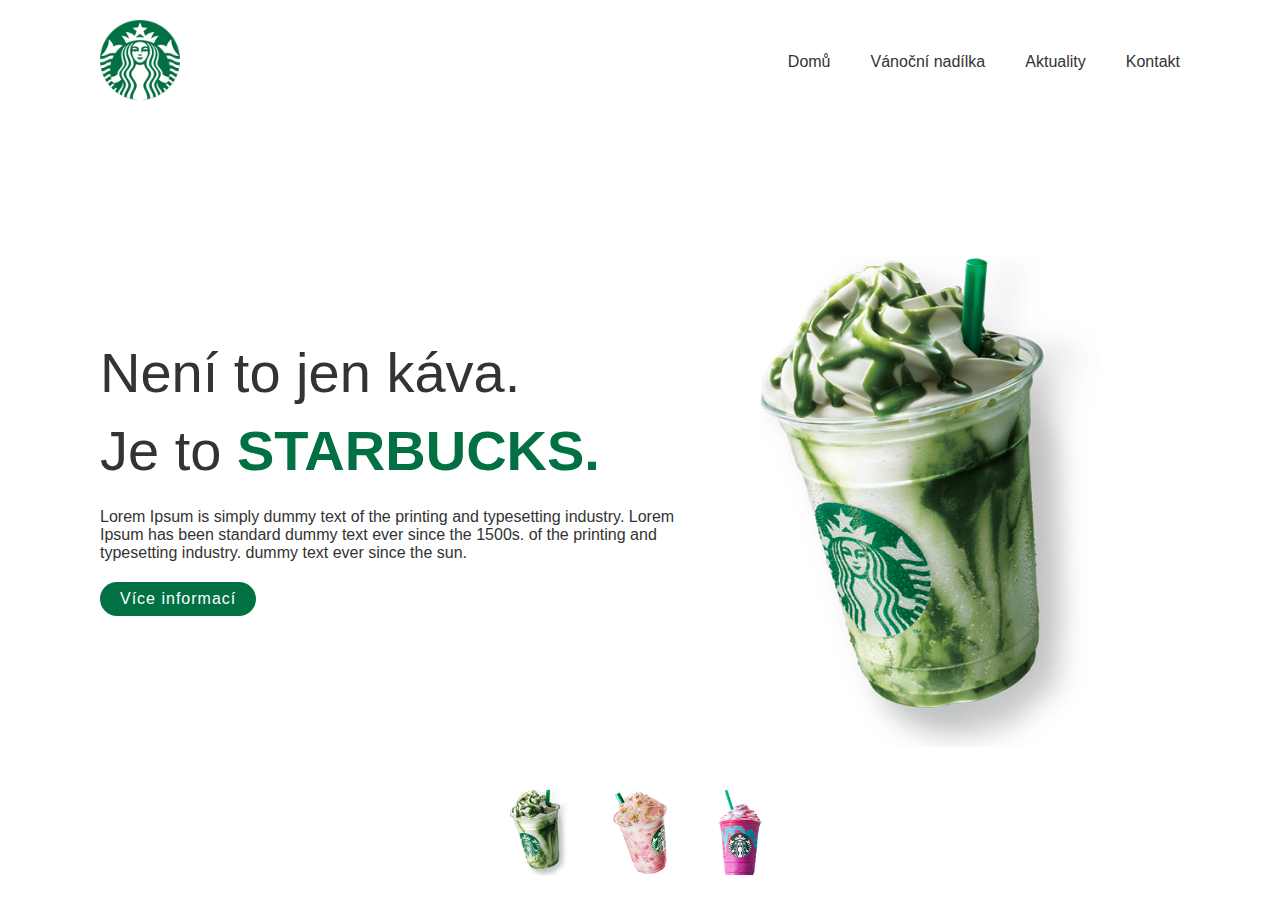
<file: index.html>
<!DOCTYPE html>
<html lang="cs">
<head>
    <meta charset="UTF-8">
    <title>Starbucks - domů</title>
    <link rel="icon" type="imgs/logo.png" href="imgs/logo.png">
    <script src="scripts.js"></script>
    <link rel="stylesheet" href="styles.css">
</head>
<body>

<section>
    <header>
        <a href="index.html"><img src="imgs/logo.png" class="logo"></a>
        <ul>
            <li><a href="index.html">Domů</a></li>
            <li><a href="vanocni-nadilka.html">Vánoční nadílka</a></li>
            <li><a href="aktuality.html">Aktuality</a></li>
            <li><a href="kontakty.html">Kontakt</a></li>
        </ul>
    </header>
    <div class="content">
        <div class="textBox">
            <h2>Není to jen káva.<br>Je to <span>STARBUCKS.</span></h2><br>
            <p>Lorem Ipsum is simply dummy text of the printing and typesetting industry.
                Lorem Ipsum has been standard dummy text ever since the 1500s.
                of the printing and typesetting industry.
                dummy text ever since the sun.</p>
            <div class="tlacitko"><a href="#">Více informací</a></div>
        </div>
        <div class="imgBox">
            <img src="imgs/img1.png" class="starBucks">
        </div>
    </div>

    <ul class="thumb">
        <li><img src="imgs/thumb1.png" onclick="imgSlider('imgs/img1.png')"></li>
        <li><img src="imgs/thumb2.png" onclick="imgSlider('imgs/img2.png')"></li>
        <li><img src="imgs/thumb3.png" onclick="imgSlider('imgs/img3.png')"></li>
    </ul>
</section>
</body>
</html>
</file>
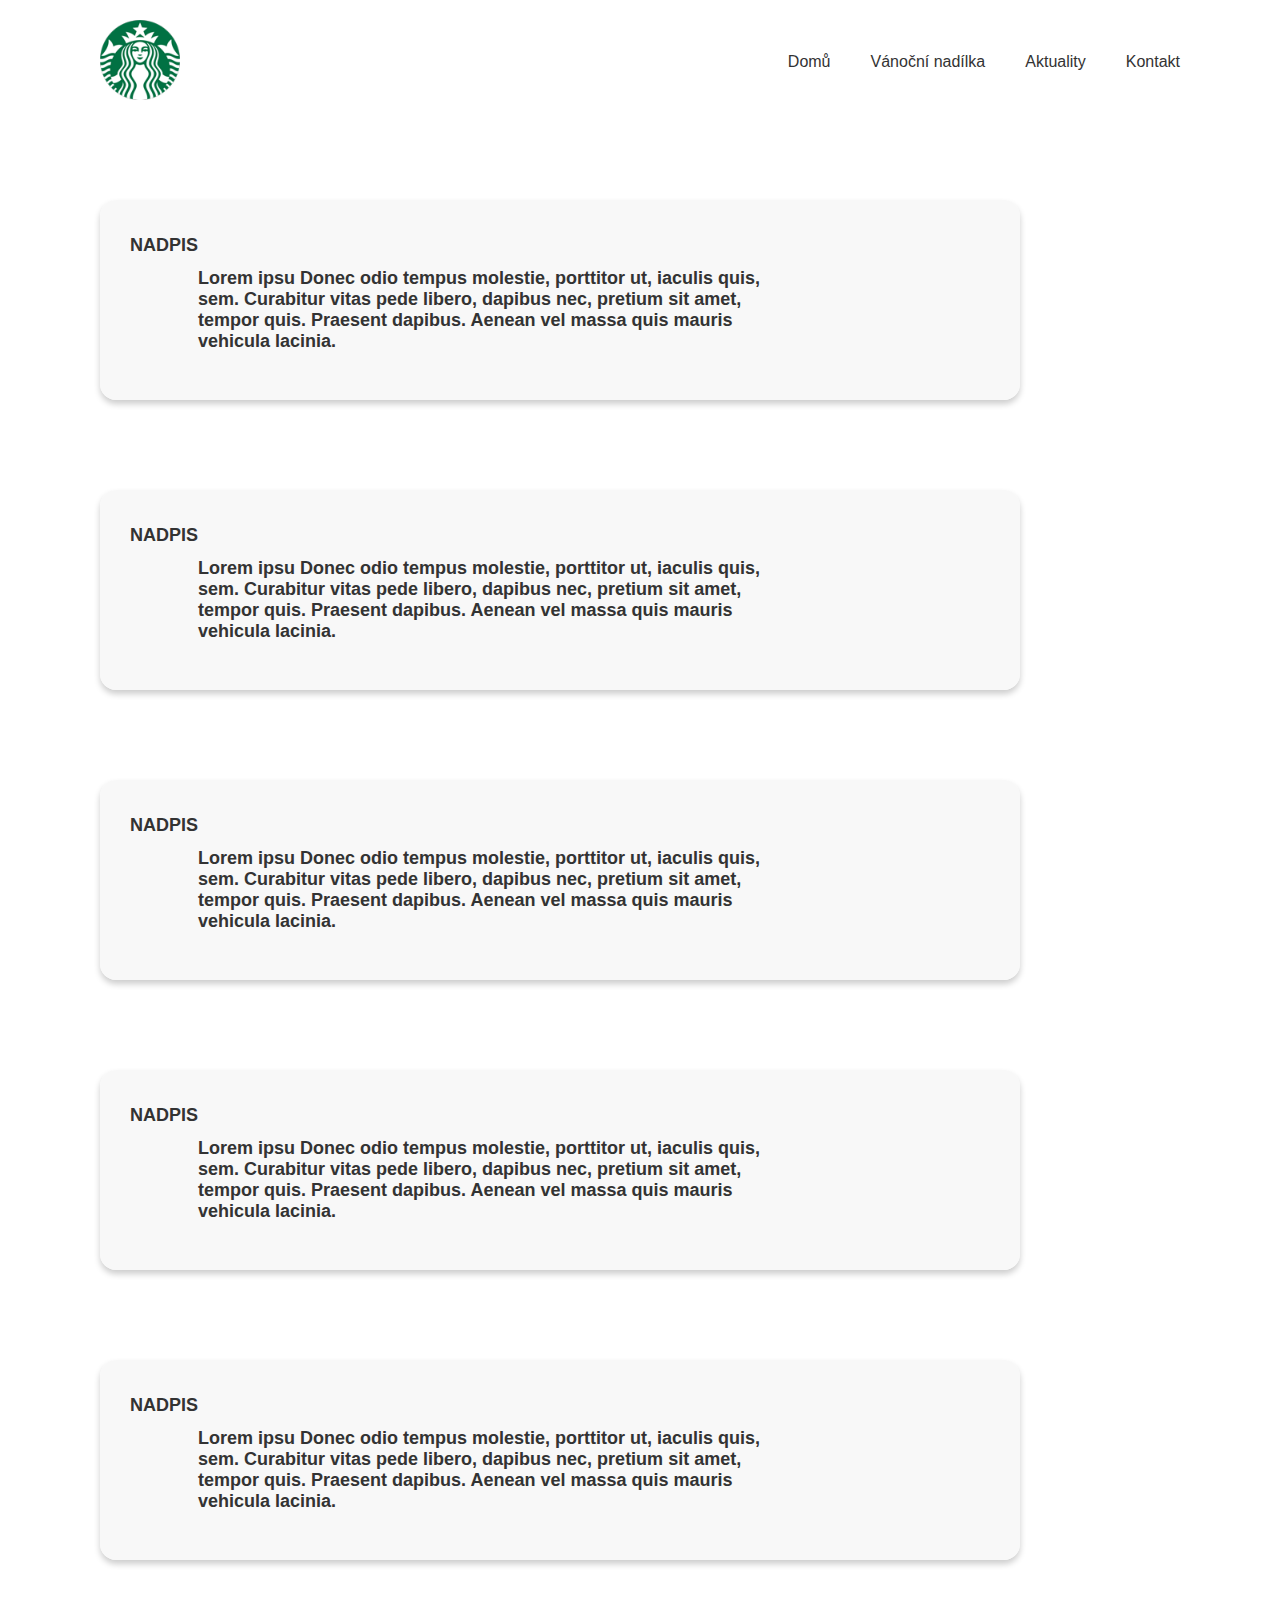
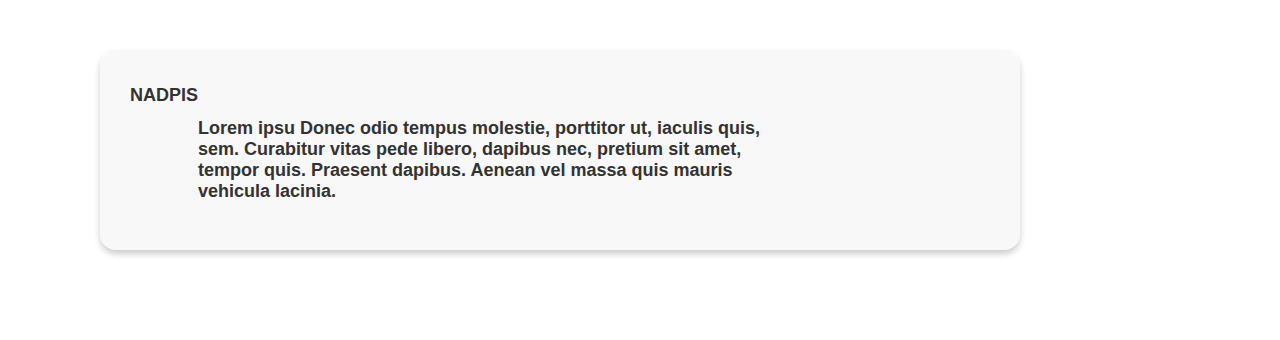
<file: aktuality.html>
<!DOCTYPE html>
<html lang="cs">
<head>
    <meta charset="UTF-8">
    <title>Starbucks - aktuality</title>
    <link rel="icon" type="imgs/logo.png" href="imgs/logo.png">
    <script src="scripts.js"></script>
    <link rel="stylesheet" href="styles.css">
</head>
<body>
<header>
    <a href="index.html"><img src="imgs/logo.png" class="logo"></a>
    <ul>
        <li><a href="index.html">Domů</a></li>
        <li><a href="vanocni-nadilka.html">Vánoční nadílka</a></li>
        <li><a href="aktuality.html">Aktuality</a></li>
        <li><a href="kontakty.html">Kontakt</a></li>
    </ul>
</header>
<section>
    <div class="zarovnani">
        <div class="sectionAktuality">
            <h4>NADPIS</h4>
            <p>Lorem ipsu Donec odio tempus molestie, porttitor ut, iaculis quis, sem.
                Curabitur vitas pede libero, dapibus nec, pretium sit amet, tempor quis.
                Praesent dapibus. Aenean vel massa quis mauris vehicula lacinia.</p>
        </div>

        <div class="sectionAktuality">
            <h4>NADPIS</h4>
            <p>Lorem ipsu Donec odio tempus molestie, porttitor ut, iaculis quis, sem.
                Curabitur vitas pede libero, dapibus nec, pretium sit amet, tempor quis.
                Praesent dapibus. Aenean vel massa quis mauris vehicula lacinia.</p>
        </div>


        <div class="sectionAktuality">
            <h4>NADPIS</h4>
            <p>Lorem ipsu Donec odio tempus molestie, porttitor ut, iaculis quis, sem.
                Curabitur vitas pede libero, dapibus nec, pretium sit amet, tempor quis.
                Praesent dapibus. Aenean vel massa quis mauris vehicula lacinia.</p>
        </div>


        <div class="sectionAktuality">
            <h4>NADPIS</h4>
            <p>Lorem ipsu Donec odio tempus molestie, porttitor ut, iaculis quis, sem.
                Curabitur vitas pede libero, dapibus nec, pretium sit amet, tempor quis.
                Praesent dapibus. Aenean vel massa quis mauris vehicula lacinia.</p>
        </div>


        <div class="sectionAktuality">
            <h4>NADPIS</h4>
            <p>Lorem ipsu Donec odio tempus molestie, porttitor ut, iaculis quis, sem.
                Curabitur vitas pede libero, dapibus nec, pretium sit amet, tempor quis.
                Praesent dapibus. Aenean vel massa quis mauris vehicula lacinia.</p>
        </div>


        <div class="sectionAktuality">
            <h4>NADPIS</h4>
            <p>Lorem ipsu Donec odio tempus molestie, porttitor ut, iaculis quis, sem.
                Curabitur vitas pede libero, dapibus nec, pretium sit amet, tempor quis.
                Praesent dapibus. Aenean vel massa quis mauris vehicula lacinia.</p>
        </div>
    </div>
</section>
</body>
</html>
</file>
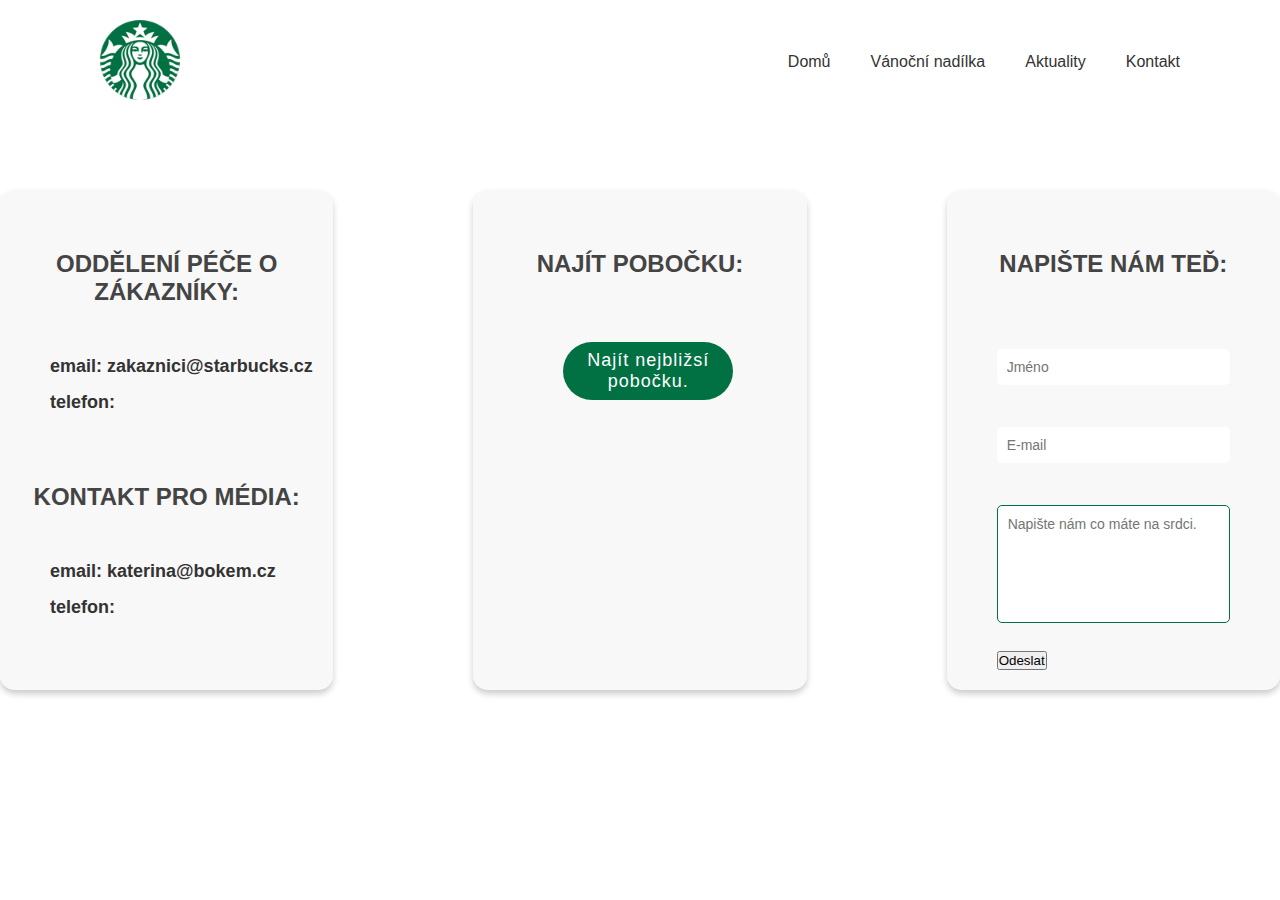
<file: kontakty.html>
<!DOCTYPE html>
<html lang="cs">
<head>
    <meta charset="UTF-8">
    <title>Starbucks - kontakty</title>
    <link rel="icon" type="imgs/logo.png" href="imgs/logo.png">
    <script src="scripts.js"></script>
    <link rel="stylesheet" href="styles.css">
</head>
<body>
<header>
    <a href="index.html"><img src="imgs/logo.png" class="logo"></a>
    <ul>
        <li><a href="index.html">Domů</a></li>
        <li><a href="vanocni-nadilka.html">Vánoční nadílka</a></li>
        <li><a href="aktuality.html">Aktuality</a></li>
        <li><a href="kontakty.html">Kontakt</a></li>
    </ul>
</header>
<div class="kontakty">
    <div class="sectionKontakty">
        <div class="kontakt">
            <h3>ODDĚLENÍ PÉČE O ZÁKAZNÍKY:</h3>
            <p>email: zakaznici@starbucks.cz</p>
            <p>telefon:</p>

            <h3 style="margin-top: 70px">KONTAKT PRO MÉDIA:</h3>
            <p>email: katerina@bokem.cz </p>
            <p>telefon: </p>
        </div>

        <div class="kontakt">
            <h3>NAJÍT POBOČKU:</h3>
            <a href="https://www.starbucks.cz/cz/store-locator?types=starbucks">Najít nejbližsí pobočku.</a>

        </div>
        <div class="kontakt">

            <h3>NAPIŠTE NÁM TEĎ:</h3>
            <form action="#" method="POST" class="contact-form">
                <form action="#" method="POST" class="contact-form-background">
                    <label for="name" class="label">Jméno:</label><br>
                    <input type="text" id="name" name="name" required placeholder="Jméno" class="input-field"><br><br>

                    <label for="email" class="label">E-mail:</label><br>
                    <input type="email" id="email" name="email" required placeholder="E-mail" class="input-field"><br><br>

                    <label for="query" class="label">Dotaz:</label><br>
                    <textarea id="query" name="query" rows="6" placeholder="Napište nám co máte na srdci." class="textarea-field" required></textarea><br><br>

                    <input type="submit" value="Odeslat" class="submit-button">
                </form>
            </form>



        </div>
    </div>
</div>
</div>
</body>
</html>
</file>
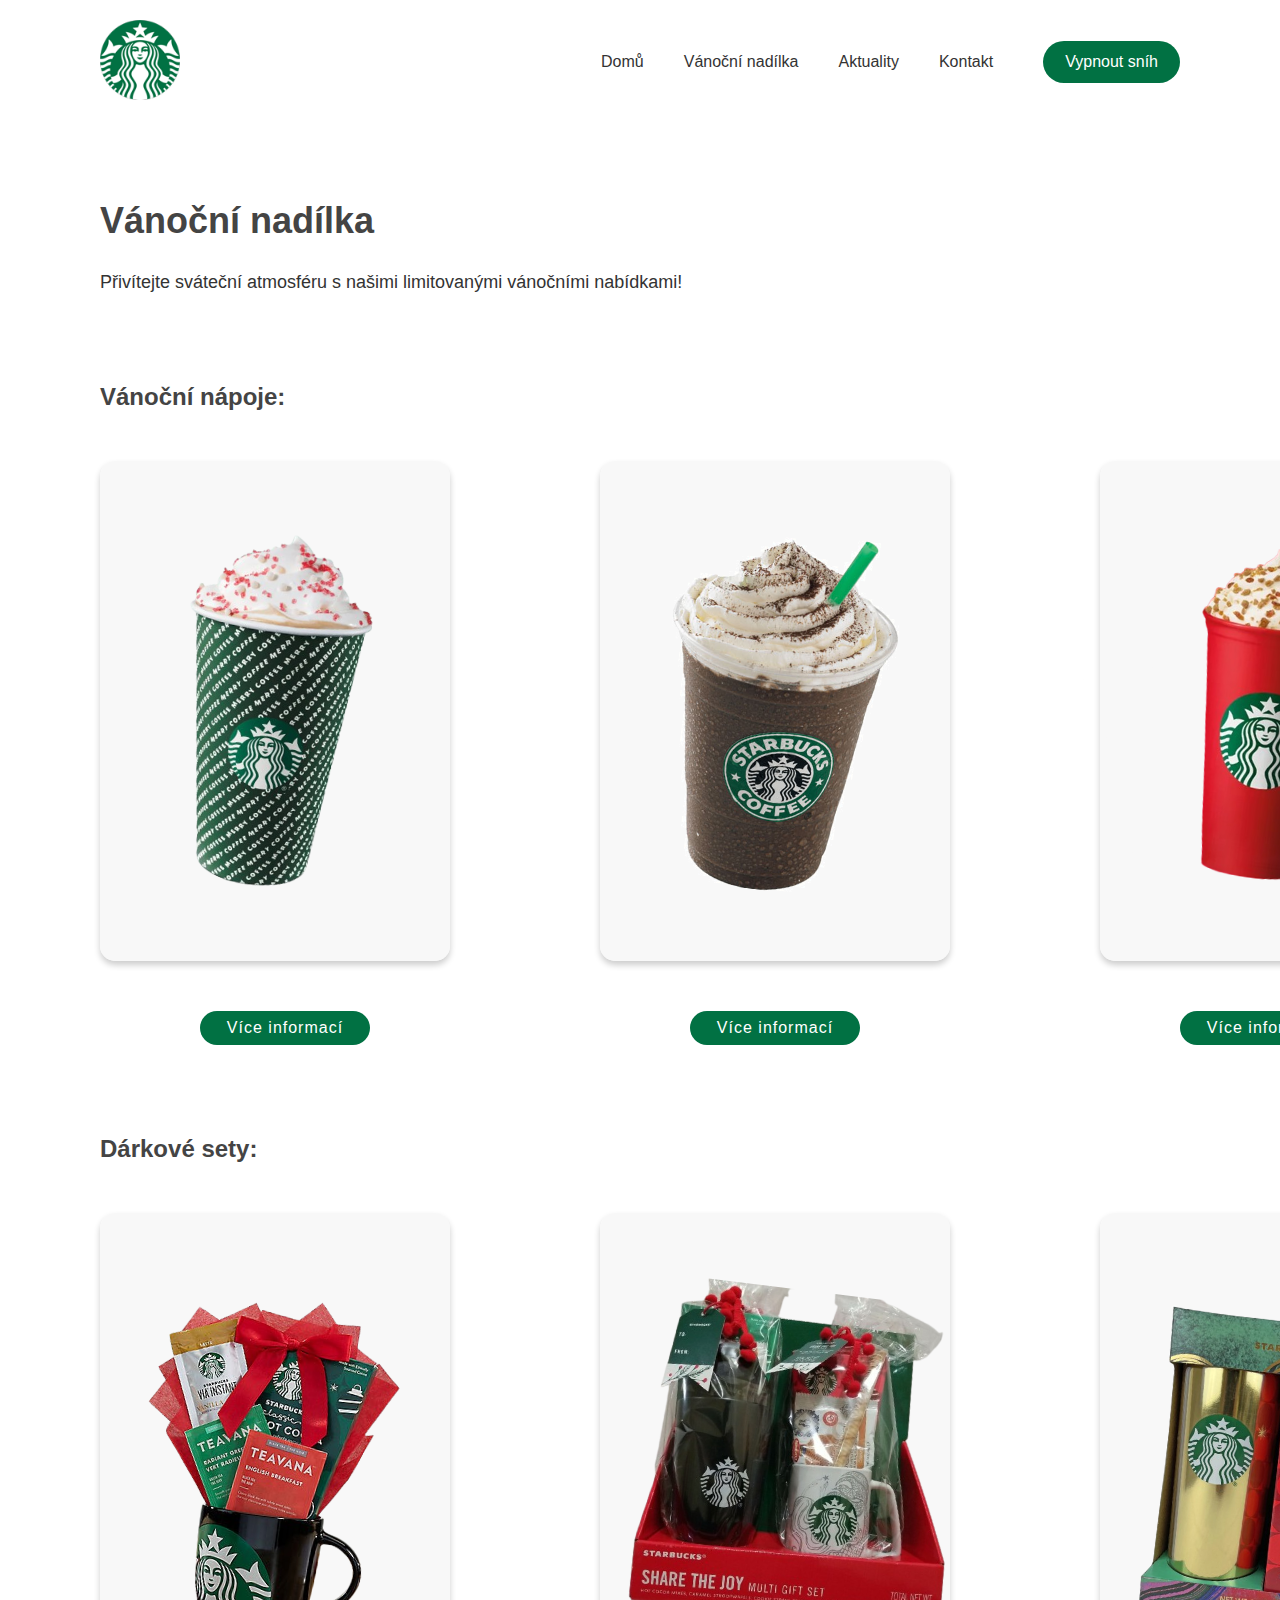
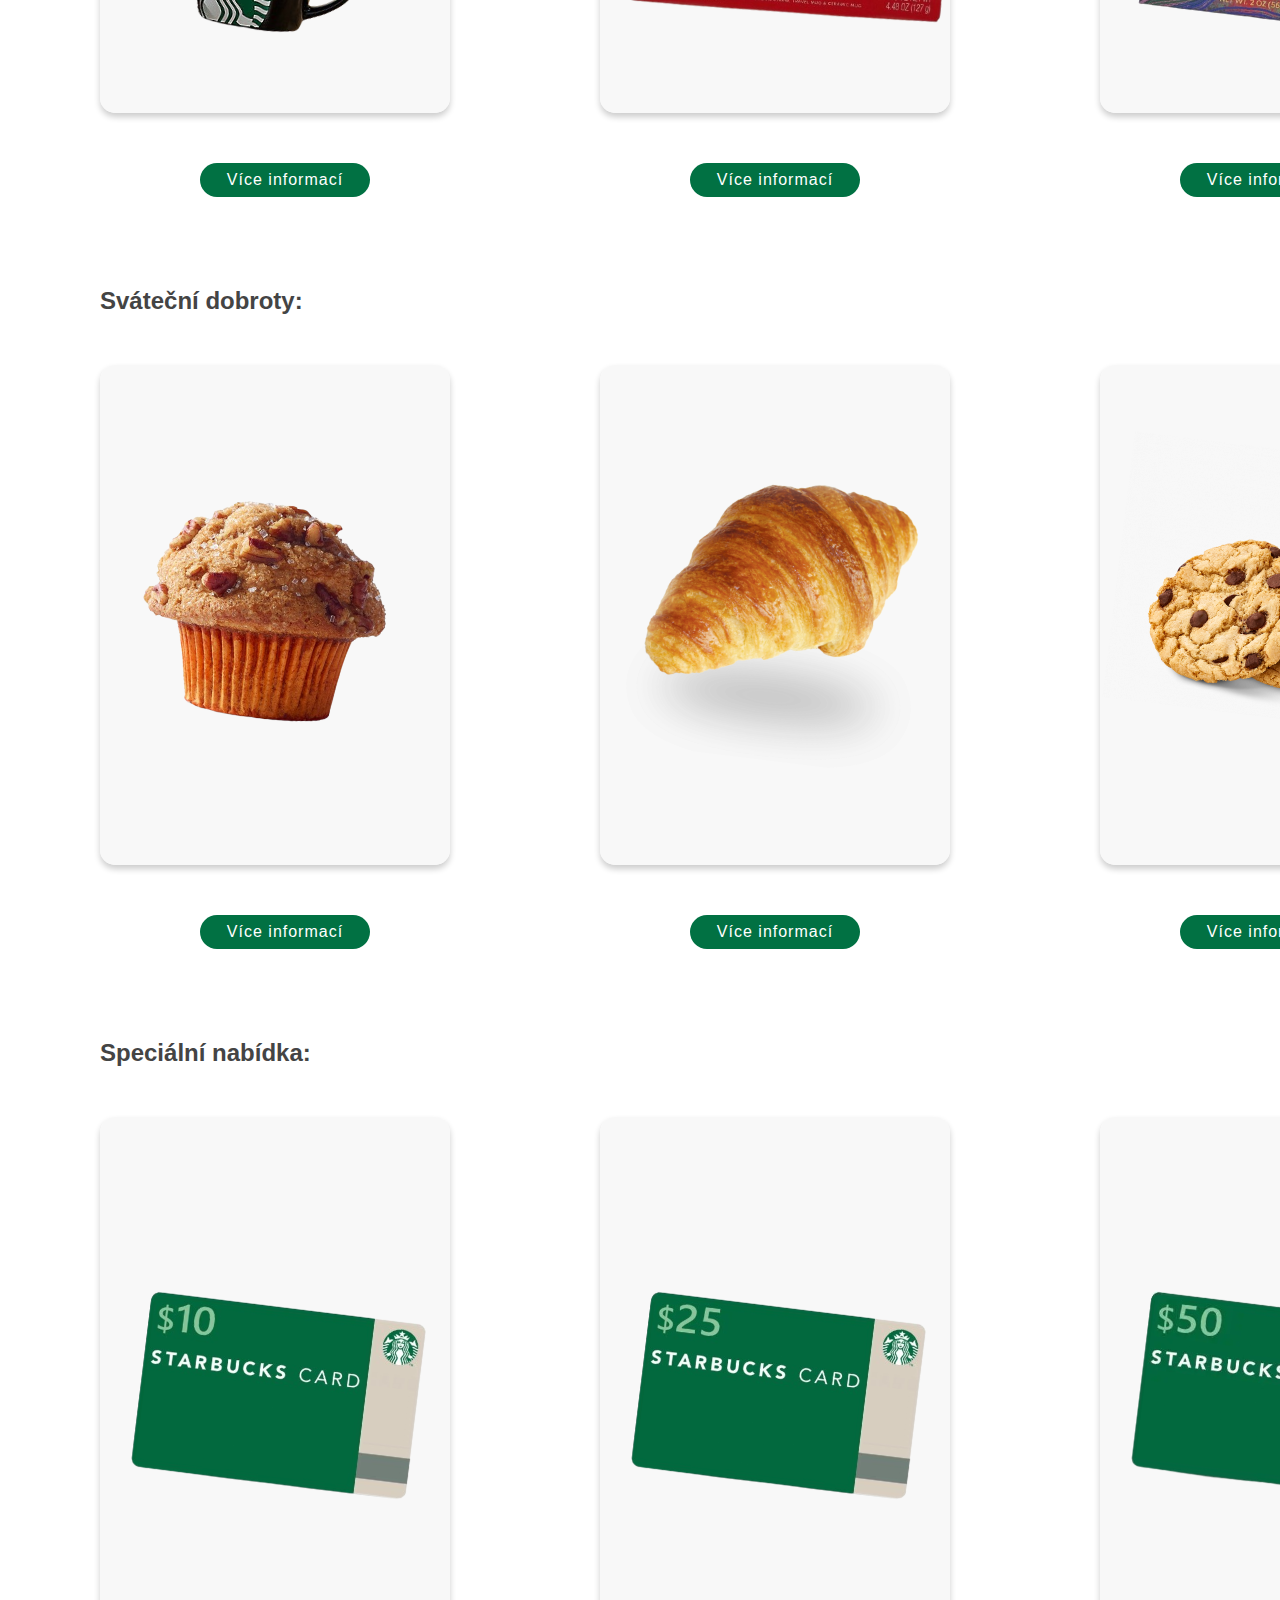
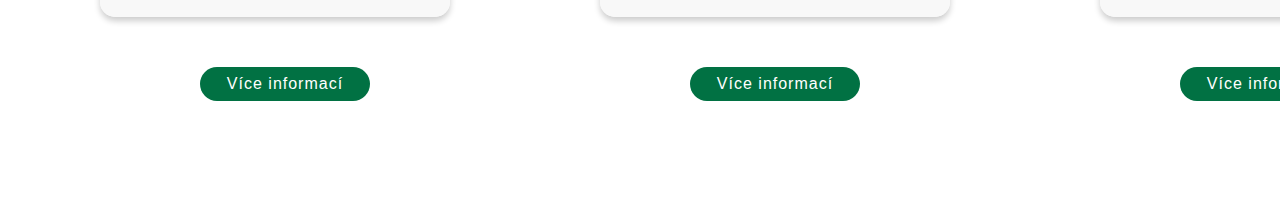
<file: vanocni-nadilka.html>
<!DOCTYPE html>
<html lang="cs">
<head>
    <meta charset="UTF-8">
    <title>Starbucks - Vánoční nadílka</title>
    <link rel="icon" type="imgs/logo.png" href="imgs/logo.png">
    <script src="scripts.js" defer></script>
    <link rel="stylesheet" href="styles.css">
    <link rel="stylesheet" href="vlocky.css">
</head>
<body>
<section>
    <header>
        <a href="index.html"><img src="imgs/logo.png" class="logo"></a>
        <ul>
            <li><a href="index.html">Domů</a></li>
            <li><a href="vanocni-nadilka.html">Vánoční nadílka</a></li>
            <li><a href="aktuality.html">Aktuality</a></li>
            <li><a href="kontakty.html">Kontakt</a></li>
            <li>
                <button class="toggle-snow-button">Vypnout sníh</button>
            </li>
        </ul>
    </header>

    <div class="main">
        <div class="initial-snow">
            <div class="snow">&#10052;</div>
            <div class="snow">&#10052;</div>
            <div class="snow">&#10052;</div>
            <div class="snow">&#10052;</div>
            <div class="snow">&#10052;</div>
            <div class="snow">&#10052;</div>
            <div class="snow">&#10052;</div>
            <div class="snow">&#10052;</div>
            <div class="snow">&#10052;</div>
            <div class="snow">&#10052;</div>
            <div class="snow">&#10052;</div>
            <div class="snow">&#10052;</div>
            <div class="snow">&#10052;</div>
            <div class="snow">&#10052;</div>
            <div class="snow">&#10052;</div>
            <div class="snow">&#10052;</div>
            <div class="snow">&#10052;</div>
            <div class="snow">&#10052;</div>
            <div class="snow">&#10052;</div>
            <div class="snow">&#10052;</div>
            <div class="snow">&#10052;</div>
            <div class="snow">&#10052;</div>
            <div class="snow">&#10052;</div>
            <div class="snow">&#10052;</div>
            <div class="snow">&#10052;</div>
            <div class="snow">&#10052;</div>
            <div class="snow">&#10052;</div>
            <div class="snow">&#10052;</div>
            <div class="snow">&#10052;</div>
            <div class="snow">&#10052;</div>
            <div class="snow">&#10052;</div>
            <div class="snow">&#10052;</div>
            <div class="snow">&#10052;</div>
            <div class="snow">&#10052;</div>
            <div class="snow">&#10052;</div>
            <div class="snow">&#10052;</div>
            <div class="snow">&#10052;</div>
            <div class="snow">&#10052;</div>
            <div class="snow">&#10052;</div>
            <div class="snow">&#10052;</div>
            <div class="snow">&#10052;</div>
            <div class="snow">&#10052;</div>
            <div class="snow">&#10052;</div>
        </div>
    </div>

    <div class="zarovnani">
        <div class="textBox">
            <h1>Vánoční nadílka</h1>
            <p>Přivítejte sváteční atmosféru s našimi limitovanými vánočními nabídkami!</p>
            <h3>Vánoční nápoje:</h3>
            <div class="sectionObrazky">
                <div class="box"><img class="kava" src="imgs/2.png" alt=""></div>
                <div class="box"><img class="kava" style="height: 360px" src="imgs/1.png" alt=""></div>
                <div class="box"><img class="kava" src="imgs/3.png"></div>
            </div>
            <div class="sectionTlacitka">
                <div class="tlacitko"><a href="#">Více informací</a></div>
                <div class="tlacitko"><a href="#">Více informací</a></div>
                <div class="tlacitko"><a href="#">Více informací</a></div>
            </div>

            <h3>Dárkové sety:</h3>
            <div class="sectionObrazky">
                <div class="box"><img class="darky" src="imgs/10.png"></div>
                <div class="box"><img class="darky" src="imgs/12.png"></div>
                <div class="box"><img class="darky" src="imgs/11.png"></div>
            </div>
            <div class="sectionTlacitka">
                <div class="tlacitko"><a href="#">Více informací</a></div>
                <div class="tlacitko"><a href="#">Více informací</a></div>
                <div class="tlacitko"><a href="#">Více informací</a></div>
            </div>

            <h3>Sváteční dobroty:</h3>
            <div class="sectionObrazky">
                <div class="box"><img class="dobroty" style="height: 270px; padding-left: 8%" src="imgs/4.png"></div>
                <div class="box"><img class="dobroty" style="height: 290px" src="imgs/5.png"></div>
                <div class="box"><img class="dobroty" src="imgs/6.png"></div>
            </div>
            <div class="sectionTlacitka">
                <div class="tlacitko"><a href="#">Více informací</a></div>
                <div class="tlacitko"><a href="#">Více informací</a></div>
                <div class="tlacitko"><a href="#">Více informací</a></div>
            </div>

            <h3>Speciální nabídka:</h3>
            <div class="sectionObrazky">
                <div class="box"><img class="pouzkazy" src="imgs/7.png"></div>
                <div class="box"><img class="pouzkazy" src="imgs/8.png"></div>
                <div class="box"><img class="pouzkazy" src="imgs/9.png"></div>
            </div>
            <div class="sectionTlacitka">
                <div class="tlacitko"><a href="#">Více informací</a></div>
                <div class="tlacitko"><a href="#">Více informací</a></div>
                <div class="tlacitko"><a href="#">Více informací</a></div>
            </div>
        </div>
    </div>
</section>
</body>
</html>
</file>
<file: styles.css>
* {
    margin: 0;
    padding: 0;
    box-sizing: border-box;
    font-family: 'Poppins', sans-serif;
}

section {
    position: relative;
    width: 100%;
    min-height: 100vh;
    padding: 100px;
    display: flex;
    justify-content: space-between;
    align-items: center;
    background: #ffffff;
}

header {
    position: absolute;
    top: 0;
    left: 0;
    width: 100%;
    padding: 20px 100px;
    display: flex;
    justify-content: space-between;
    align-items: center;
    z-index: 10;
}

header .logo {
    position: relative;
    max-width: 80px;
}

header ul {
    position: relative;
    display: flex;
}

header ul li {
    list-style: none;
}

header ul li a {
    position: relative;
    display: inline-block;
    color: #333;
    font-weight: 400;
    margin-left: 40px;
    text-decoration: none;
}

header ul li a:before {
    content: "";
    position: absolute;
    bottom: -2px;
    height: 2px;
    width: 0;
    background: #017143;
    border-radius: 50px;
    transition: width 0.5s ease;
}

header ul li a:hover:before {
    width: 100%;
}


.content {
    position: relative;
    width: 100%;
    display: flex;
    justify-content: space-between;
    align-items: center;
    margin-top: 50px;
}

.content .textBox {
    position: relative;
    max-width: 600px;
}

.content .textBox h2 {
    color: #333333;
    font-size: 3.5em;
    line-height: 1.4em;
    font-weight: 500;
}

.content .textBox h2 span {
    color: #017143;
    font-size: 1.0em;
    font-weight: 900;
}

.content .textBox p {
    color: #333333;
}

.content .textBox a {
    display: inline-block;
    margin-top: 20px;
    padding: 8px 20px;
    background: #017143;
    color: #ffffff;
    border-radius: 40px;
    font-weight: 500;
    letter-spacing: 1px;
    text-decoration: none;
}

.content .imgBox {
    width: 600px;
    display: flex;
    justify-content: right;
    margin-right: 80px;
    margin-top: 50px;
}

.content .imgBox img {
    max-width: 340px;
}

.thumb {
    position: absolute;
    left: 50%;
    bottom: 20px;
    transform: translateX(-50%);
    display: flex;
}

.thumb li {
    list-style: none;
    display: inline-block;
    margin: 0 20px;
    cursor: pointer;
    transition: 0.5s;
}

.thumb li:hover {
    transform: translateY(-20px);
}

.thumb li img {
    max-width: 60px;
}

.sci {
    position: absolute;
    top: 50%;
    right: 30px;
    transform: translateY(-50%);
    display: flex;
    justify-content: center;
    align-items: center;
    flex-direction: column;
}

.sci li {
    list-style: none;
}

.sci li a {
    display: inline-block;
    margin: 5px 0;
    transform: scale(0.6);
}

h3 {
    margin-top: 20px;
    font-size: 24px;
    color: #444;
}

h1 {
    font-size: 36px;
    color: #444;
}

.sectionObrazky {
    display: flex;
    justify-content: center;
    gap: 150px;
    margin-bottom: 30px;
}

.sectionObrazky .box .kava {
    height: 400px;
    transform: rotate(7deg);
}

.sectionObrazky .box .darky {
    height: 350px;
    transform: rotate(7deg);
}

.sectionObrazky .box .dobroty {
    height: 330px;
    transform: rotate(7deg);
}

.sectionObrazky .box .pouzkazy {
    height: 350px;
    transform: rotate(7deg);
    margin-top: 50px;
}

.box {
    width: 350px;
    height: 500px;
    background: rgba(246, 246, 246, 0.8);
    border-radius: 15px;
    box-shadow: 0 4px 6px rgba(0, 0, 0, 0.2);
    display: flex;
    justify-content: center;
    align-items: center;
    font-size: 18px;
    font-weight: bold;
    color: #333;
    text-align: center;
}


.sectionTlacitka {
    display: flex;
    gap: 320px;
    justify-content: center;
    flex-wrap: wrap;
    margin-top: 50px;
}

.sectionTlacitka .tlacitko a {
    padding: 8px 20px;
    background: #017143;
    color: #ffffff;
    border-radius: 40px;
    font-weight: 500;
    letter-spacing: 1px;
    text-decoration: none;
    display: flex;
    justify-content: center;
    align-items: center;
    text-align: center;
    width: 170px;
}

.sectionTlacitka .tlacitko a:hover {
    background-color: #fff;
    color: #017143;
    border: 1.5px solid #017143;
    animation: none;
    transition: 0.7s;
}
.tlacitka a {
    padding: 8px 20px;
    background: #017143;
    color: #ffffff;
    border-radius: 40px;
    font-weight: 500;
    letter-spacing: 1px;
    text-decoration: none;
    display: flex;
    justify-content: center;
    align-items: center;
    text-align: center;
    width: 170px;
}
.tlacitko a:hover {
    background-color: #fff;
    color: #017143;
    border: 1.5px solid #017143;
    animation: none;
    transition: 0.7s;
}

.zarovnani {
    position: relative;
    width: 100%;
    min-height: 100vh;
    display: flex;
    justify-content: flex-start;
    align-items: flex-start;
    flex-direction: column;
    text-align: left;
    background: #ffffff;
}

.zarovnani h1,
.zarovnani h3,
.zarovnani p {
    max-width: 600px;
    margin-bottom: 50px;
}

.zarovnani h1 {
    font-size: 36px;
    color: #444;
    margin-top: 100px;

}

.zarovnani h3 {
    font-size: 24px;
    color: #444;
    margin-top: 90px;

}

.zarovnani p {
    font-size: 18px;
    color: #333333;
    margin-top: -20px;
}


.sectionAktuality {
    width: 920px;
    height: 200px;
    background: rgba(246, 246, 246, 0.8);
    border-radius: 16px;
    box-shadow: 0 4px 6px rgba(0, 0, 0, 0.2);
    display: flex;
    align-items: center;
    font-size: 18px;
    font-weight: bold;
    color: #333;
    margin-top: 100px;
    margin-bottom: -10px;

}

.sectionAktuality h4 {
    margin-top: -110px;
    margin-left: 30px;

}

.sectionAktuality p {
    margin-top: 70px;


}

.kontakt {
    width: 350px;
    height: 500px;
    background: rgba(246, 246, 246, 0.8);
    border-radius: 15px;
    box-shadow: 0 4px 6px rgba(0, 0, 0, 0.2);
    font-size: 18px;
    font-weight: bold;
    color: #333;

}
.sectionKontakty {
    display: flex;
    justify-content: center;
    gap: 140px;
    margin-top: 190px;
}

.sectionKontakty h3 {
    text-align: center !important;
    margin-bottom: 50px;
    margin-top: 60px;
}
.sectionKontakty p{
    margin-left: 50px;
    margin-bottom: 15px;
    margin-top: 10px;
}

.sectionKontakty input {
    justify-content: center;
    align-items: center;
    margin-left: 50px;
}
.sectionKontakty a {
    padding: 8px 20px;
    background: #017143;
    color: #ffffff;
    border-radius: 40px;
    font-weight: 500;
    letter-spacing: 1px;
    text-decoration: none;
    display: flex;
    justify-content: center;
    align-items: center;
    text-align: center;
    width: 170px;
    margin-left: 90px;
    margin-top: 64px;
}

.sectionKontakty a:hover {
    background-color: #fff;
    color: #017143;
    border: 3px solid #017143;
    animation: none;
    transition: 0.7s;

}


.label {
    font-size: 16px;
    display: none;
}


.input-field, .textarea-field {
    width: 70%;
    padding: 10px;
    margin-top: 0;
    border: none;
    border-radius: 5px;
    font-size: 14px;
}

.textarea-field {
    resize: none;
    width: 70%;
    margin-left: 15%;
    border: 1px solid #017143;
    border-radius: 5px;
    font-size: 14px;
}
</file>
<file: vlocky.css>
/* Zdroj vlocek: https://codepen.io/siddharth-nalwaya/pen/wvXZqbq */


:root {
    --snow-color: #0aadaf;
    --annimation-duration: 60s;
}

.toggle-snow-button {
    padding: 10px 20px;
    background-color: #017143;
    border: 2px solid transparent;
    color: white;
    font-size: 16px;
    cursor: pointer;
    z-index: 10;
    border-radius: 50px;
    margin-left: 50px;
    position: relative;
    overflow: hidden;
    transition: all 0.4s ease;
    animation: pulse 1.1s infinite alternate;
}

.toggle-snow-button::before {
    content: '';
    position: absolute;
    top: 50%;
    left: 50%;
    width: 300%;
    height: 300%;
    background-color: #017143;
    transition: all 0.5s ease;
    border-radius: 50%;
    transform: translate(-50%, -50%) scale(0);
    opacity: 0.3;
}

.toggle-snow-button:hover::before {
    transform: translate(-50%, -50%) scale(1);
    opacity: 0;
}

.toggle-snow-button:hover {
    background-color: #fff;
    color: #017143;
    border: 2px solid #017143;
    transform: scale(1.15);
    box-shadow: 0 4px 15px rgba(0, 0, 0, 0.2);
    animation: none;
    transition: 0.5s;
}

@keyframes pulse {
    0% {
        transform: scale(1);
    }
    10% {
        transform: scale(1.01);
    }
    20% {
        transform: scale(1.02);
    }
    30% {
        transform: scale(1.03);
    }
    40% {
        transform: scale(1.04);
    }
    50% {
        transform: scale(1.05);
    }
    60% {
        transform: scale(1.04);
    }
    70% {
        transform: scale(1.03);
    }
    80% {
        transform: scale(1.02);
    }
    90% {
        transform: scale(1.01);
    }
    100% {
        transform: scale(1);
    }
}

header ul {
    position: relative;
    display: flex;
    align-items: center;
}

.initial-snow {
    position: absolute;
    top: 0;
    left: 0;
    width: 100%;
    height: 100%;
    overflow: hidden;
    z-index: 2;
    pointer-events: none;
}

.initial-snow > .snow {
    font-size: 20px;
    color: var(--snow-color);
    position: absolute;
    top: -5vh;
    animation: snowfall linear infinite;
    opacity: 0.8;
    pointer-events: none;
}

@keyframes snowfall {
    0% {
        transform: translate3d(var(--left-ini, 0), 0, 0);
    }
    100% {
        transform: translate3d(var(--left-end, 0), 1000vh, 0);
    }
}

.snow {
    position: absolute;
    top: -10vh;
    animation: fall 10s linear infinite;
}

@keyframes fall {
    0% {
        top: -10vh;
    }
    100% {
        top: 100vh;
    }
}

.snow:nth-child(1) {
    --left-ini: 0vw;
    --left-end: -1vw;
    left: 70vw;
    animation-duration: 66s;
    animation-delay: 0s;
}

.snow:nth-child(2) {
    --left-ini: -7vw;
    --left-end: 10vw;
    left: 65vw;
    animation-duration: 74s;
    animation-delay: 2s;
}

.snow:nth-child(3) {
    --left-ini: 6vw;
    --left-end: 6vw;
    left: 1vw;
    animation-duration: 75s;
    animation-delay: 1s;
}

.snow:nth-child(4) {
    --left-ini: -3vw;
    --left-end: 8vw;
    left: 20vw;
    animation-duration: 62s;
    animation-delay: 3s;
}

.snow:nth-child(5) {
    --left-ini: 2vw;
    --left-end: -3vw;
    left: 90vw;
    animation-duration: 70s;
    animation-delay: 4s;
}

.snow:nth-child(6) {
    --left-ini: 4vw;
    --left-end: -4vw;
    left: 10vw;
    animation-duration: 52s;
    animation-delay: 1s;
}

.snow:nth-child(7) {
    --left-ini: -6vw;
    --left-end: 3vw;
    left: 45vw;
    animation-duration: 78s;
    animation-delay: 3s;
}

.snow:nth-child(8) {
    --left-ini: 7vw;
    --left-end: -5vw;
    left: 30vw;
    animation-duration: 73s;
    animation-delay: 2s;
}

.snow:nth-child(9) {
    --left-ini: 2vw;
    --left-end: -6vw;
    left: 80vw;
    animation-duration: 69s;
    animation-delay: 5s;
}

.snow:nth-child(10) {
    --left-ini: -4vw;
    --left-end: 5vw;
    left: 20vw;
    animation-duration: 71s;
    animation-delay: 6s;
}

.snow:nth-child(11) {
    --left-ini: 5vw;
    --left-end: 2vw;
    left: 10vw;
    animation-duration: 59s;
    animation-delay: 7s;
}

.snow:nth-child(12) {
    --left-ini: -5vw;
    --left-end: 3vw;
    left: 70vw;
    animation-duration: 69s;
    animation-delay: 49s;
}

.snow:nth-child(13) {
    --left-ini: 4vw;
    --left-end: -3vw;
    left: 50vw;
    animation-duration: 73s;
    animation-delay: 51s;
}

.snow:nth-child(14) {
    --left-ini: -3vw;
    --left-end: 6vw;
    left: 15vw;
    animation-duration: 75s;
    animation-delay: 19s;
}

.snow:nth-child(15) {
    --left-ini: 6vw;
    --left-end: -7vw;
    left: 85vw;
    animation-duration: 65s;
    animation-delay: 63s;
}

.snow:nth-child(16) {
    --left-ini: 2vw;
    --left-end: 3vw;
    left: 15vw;
    animation-duration: 74s;
    animation-delay: 59s;
}

.snow:nth-child(17) {
    --left-ini: -3vw;
    --left-end: 4vw;
    left: 60vw;
    animation-duration: 70s;
    animation-delay: 42s;
}

.snow:nth-child(18) {
    --left-ini: 5vw;
    --left-end: -5vw;
    left: 40vw;
    animation-duration: 67s;
    animation-delay: 46s;
}

.snow:nth-child(19) {
    --left-ini: -2vw;
    --left-end: 3vw;
    left: 30vw;
    animation-duration: 78s;
    animation-delay: 38s;
}

.snow:nth-child(20) {
    --left-ini: 2vw;
    --left-end: 5vw;
    left: 75vw;
    animation-duration: 72s;
    animation-delay: 32s;
}

.snow:nth-child(21) {
    --left-ini: 3vw;
    --left-end: -2vw;
    left: 90vw;
    animation-duration: 63s;
    animation-delay: 22s;
}

.snow:nth-child(22) {
    --left-ini: -4vw;
    --left-end: 2vw;
    left: 50vw;
    animation-duration: 68s;
    animation-delay: 48s;
}

.snow:nth-child(23) {
    --left-ini: 7vw;
    --left-end: -6vw;
    left: 15vw;
    animation-duration: 74s;
    animation-delay: 54s;
}

.snow:nth-child(24) {
    --left-ini: 5vw;
    --left-end: -3vw;
    left: 20vw;
    animation-duration: 78s;
    animation-delay: 2s;
}

.snow:nth-child(25) {
    --left-ini: -3vw;
    --left-end: 6vw;
    left: 80vw;
    animation-duration: 63s;
    animation-delay: 32s;
}

.snow:nth-child(26) {
    --left-ini: 6vw;
    --left-end: 3vw;
    left: 55vw;
    animation-duration: 68s;
    animation-delay: 25s;
}

.snow:nth-child(27) {
    --left-ini: -5vw;
    --left-end: 5vw;
    left: 35vw;
    animation-duration: 74s;
    animation-delay: 12s;
}

.snow:nth-child(28) {
    --left-ini: 4vw;
    --left-end: -2vw;
    left: 10vw;
    animation-duration: 78s;
    animation-delay: 17s;
}

.snow:nth-child(29) {
    --left-ini: -6vw;
    --left-end: 6vw;
    left: 70vw;
    animation-duration: 72s;
    animation-delay: 9s;
}


.snow:nth-child(30) {
    --left-ini: 2vw;
    --left-end: -7vw;
    left: 50vw;
    animation-duration: 70s;
    animation-delay: 4s;
}

.snow:nth-child(31) {
    --left-ini: 3vw;
    --left-end: 2vw;
    left: 20vw;
    animation-duration: 70s;
    animation-delay: 3s;
}

.snow:nth-child(32) {
    --left-ini: -4vw;
    --left-end: 5vw;
    left: 15vw;
    animation-duration: 70s;
    animation-delay: 5s;
}

.snow:nth-child(33) {
    --left-ini: 5vw;
    --left-end: -4vw;
    left: 30vw;
    animation-duration: 70s;
    animation-delay: 8s;
}

.snow:nth-child(34) {
    --left-ini: 2vw;
    --left-end: 3vw;
    left: 60vw;
    animation-duration: 70s;
    animation-delay: 12s;
}

.snow:nth-child(35) {
    --left-ini: 4vw;
    --left-end: -2vw;
    left: 90vw;
    animation-duration: 70s;
    animation-delay: 6s;
}

.snow:nth-child(36) {
    --left-ini: 2vw;
    --left-end: 1vw;
    left: 50vw;
    animation-duration: 70s;
    animation-delay: 4s;
}
/*
.snow:nth-child(37) {
    --left-ini: -3vw;
    --left-end: 3vw;
    left: 80vw;
    animation-duration: 70s;
    animation-delay: 8s;
}

.snow:nth-child(38) {
    --left-ini: 7vw;
    --left-end: -4vw;
    left: 65vw;
    animation-duration: 70s;
    animation-delay: 9s;
}

.snow:nth-child(39) {
    --left-ini: 6vw;
    --left-end: 3vw;
    left: 25vw;
    animation-duration: 70s;
    animation-delay: 3s;
}

.snow:nth-child(40) {
    --left-ini: 3vw;
    --left-end: -3vw;
    left: 10vw;
    animation-duration: 70s;
    animation-delay: 11s;
}

.snow:nth-child(41) {
    --left-ini: -5vw;
    --left-end: 4vw;
    left: 40vw;
    animation-duration: 70s;
    animation-delay: 7s;
}

.snow:nth-child(42) {
    --left-ini: 5vw;
    --left-end: -2vw;
    left: 30vw;
    animation-duration: 70s;
    animation-delay: 6s;
}

.snow:nth-child(43) {
    --left-ini: 3vw;
    --left-end: -4vw;
    left: 55vw;
    animation-duration: 70s;
    animation-delay: 10s;
}

.snow:nth-child(44) {
    --left-ini: 6vw;
    --left-end: 1vw;
    left: 80vw;
    animation-duration: 70s;
    animation-delay: 8s;
}

.snow:nth-child(45) {
    --left-ini: -2vw;
    --left-end: 2vw;
    left: 25vw;
    animation-duration: 70s;
    animation-delay: 12s;
}

.snow:nth-child(46) {
    --left-ini: 5vw;
    --left-end: -6vw;
    left: 60vw;
    animation-duration: 70s;
    animation-delay: 9s;
}

.snow:nth-child(47) {
    --left-ini: 3vw;
    --left-end: -3vw;
    left: 45vw;
    animation-duration: 70s;
    animation-delay: 6s;
}

.snow:nth-child(48) {
    --left-ini: -4vw;
    --left-end: 3vw;
    left: 50vw;
    animation-duration: 70s;
    animation-delay: 7s;
}

.snow:nth-child(49) {
    --left-ini: 6vw;
    --left-end: -3vw;
    left: 70vw;
    animation-duration: 70s;
    animation-delay: 4s;
}

.snow:nth-child(50) {
    --left-ini: 2vw;
    --left-end: 4vw;
    left: 90vw;
    animation-duration: 70s;
    animation-delay: 5s;
}
*/
</file>
